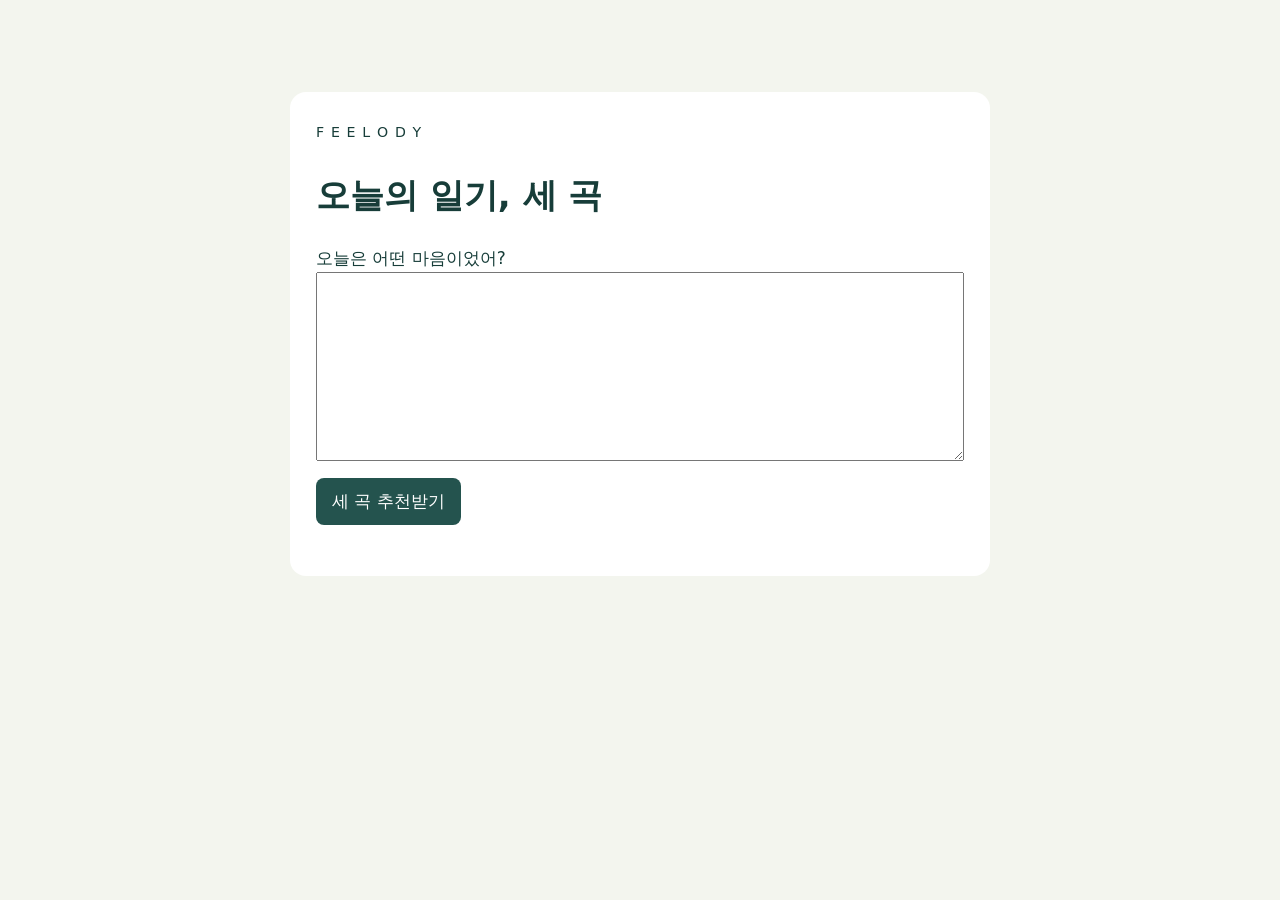
<file: feelody_top3.html>
<!doctype html><html lang="ko"><meta charset="utf-8"><meta name="viewport" content="width=device-width, initial-scale=1"><title>Feelody · 세 곡</title><style>body{font:17px/1.6 system-ui;background:#f3f5ee;color:#173d39;max-width:700px;margin:8vh auto;padding:20px}main{background:#fff;padding:26px;border-radius:16px}textarea{width:100%;box-sizing:border-box;padding:12px;font:inherit}button{background:#24534e;color:white;border:0;padding:10px 16px;border-radius:8px;font:inherit;margin:8px 0}li{padding:6px}small{letter-spacing:.08em}a{color:#24534e}</style><main><small>F E E L O D Y</small><h1>오늘의 일기, 세 곡</h1><form><label for="diary">오늘은 어떤 마음이었어?</label><textarea required maxlength="4000" id="diary" rows="6"></textarea><button>세 곡 추천받기</button></form><p id="status" role="status"></p><ol></ol></main><script>
const form=document.querySelector('form'), button=form.querySelector('button'), list=document.querySelector('ol'), msg=document.querySelector('#status');
form.onsubmit=async e=>{e.preventDefault();const diary=document.querySelector('#diary').value.trim();if(!diary)return;button.disabled=true;list.replaceChildren();msg.textContent='곡을 찾고 있어…';try{const r=await fetch('/api/recommend',{method:'POST',headers:{'Content-Type':'application/json'},body:JSON.stringify({diary})});if(!r.ok)throw Error();const data=await r.json();for(const s of data.songs){const li=document.createElement('li'),a=document.createElement('a');a.href='https://www.melon.com/song/detail.htm?songId='+encodeURIComponent(s.song_id);a.textContent=s.title+' · '+s.artist;a.target='_blank';a.rel='noreferrer';li.append(a);list.append(li)}msg.textContent='추천 순서';}catch{msg.textContent='추천을 완료하지 못했어. 실행 창을 확인해 줘.'}finally{button.disabled=false}};
</script></html>
</file>
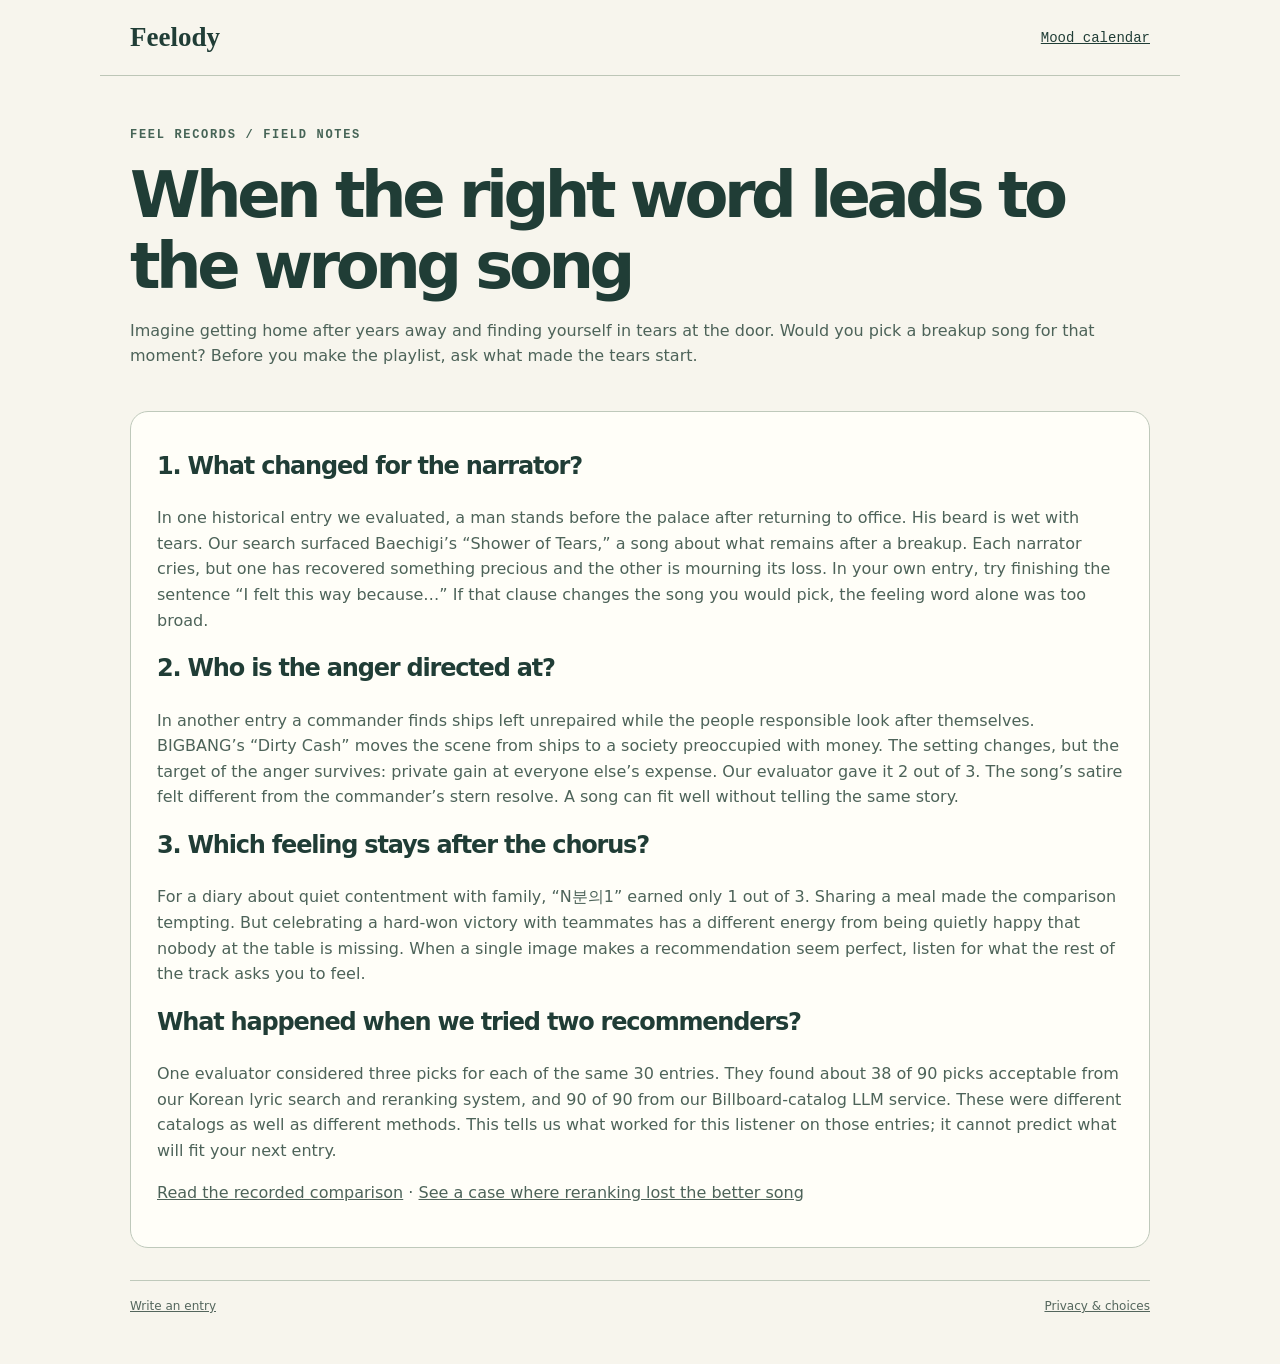
<file: web/listening-notes.html>
<!doctype html>
<html lang="en"><head><meta charset="utf-8"><meta name="viewport" content="width=device-width,initial-scale=1">
<title>When the right word leads to the wrong song | Feelody field notes</title>
<meta name="description" content="Tears of relief and tears of regret sound close on paper. Three listening tests from Feelody's diary-to-song experiments.">
<link rel="canonical" href="https://feelody.shop/listening-notes"><link rel="icon" href="/favicon.svg"><link rel="stylesheet" href="./research.css">
<script async src="https://pagead2.googlesyndication.com/pagead/js/adsbygoogle.js?client=ca-pub-4639776942447769" crossorigin="anonymous"></script></head><body><header><b>Feelody</b><a href="/">Mood calendar</a></header><main><article>
<div class="intro"><small>FEEL RECORDS / FIELD NOTES</small><h1>When the right word leads to the wrong song</h1><p>Imagine getting home after years away and finding yourself in tears at the door. Would you pick a breakup song for that moment? Before you make the playlist, ask what made the tears start.</p></div>
<section class="panel"><h2>1. What changed for the narrator?</h2><p>In one historical entry we evaluated, a man stands before the palace after returning to office. His beard is wet with tears. Our search surfaced Baechigi’s “Shower of Tears,” a song about what remains after a breakup. Each narrator cries, but one has recovered something precious and the other is mourning its loss. In your own entry, try finishing the sentence “I felt this way because…” If that clause changes the song you would pick, the feeling word alone was too broad.</p>
<h2>2. Who is the anger directed at?</h2><p>In another entry a commander finds ships left unrepaired while the people responsible look after themselves. BIGBANG’s “Dirty Cash” moves the scene from ships to a society preoccupied with money. The setting changes, but the target of the anger survives: private gain at everyone else’s expense. Our evaluator gave it 2 out of 3. The song’s satire felt different from the commander’s stern resolve. A song can fit well without telling the same story.</p>
<h2>3. Which feeling stays after the chorus?</h2><p>For a diary about quiet contentment with family, “N분의1” earned only 1 out of 3. Sharing a meal made the comparison tempting. But celebrating a hard-won victory with teammates has a different energy from being quietly happy that nobody at the table is missing. When a single image makes a recommendation seem perfect, listen for what the rest of the track asks you to feel.</p>
<h2>What happened when we tried two recommenders?</h2><p>One evaluator considered three picks for each of the same 30 entries. They found about 38 of 90 picks acceptable from our Korean lyric search and reranking system, and 90 of 90 from our Billboard-catalog LLM service. These were different catalogs as well as different methods. This tells us what worked for this listener on those entries; it cannot predict what will fit your next entry.</p>
<p><a href="https://github.com/sihyeonseo/feelody/commit/f9172b670f4f5d7cb2075bdc726540cef00084bf">Read the recorded comparison</a> · <a href="./study.html">See a case where reranking lost the better song</a></p></section></article>
<footer><a href="/">Write an entry</a><a href="/privacy.html">Privacy &amp; choices</a></footer></main></body></html>
</file>
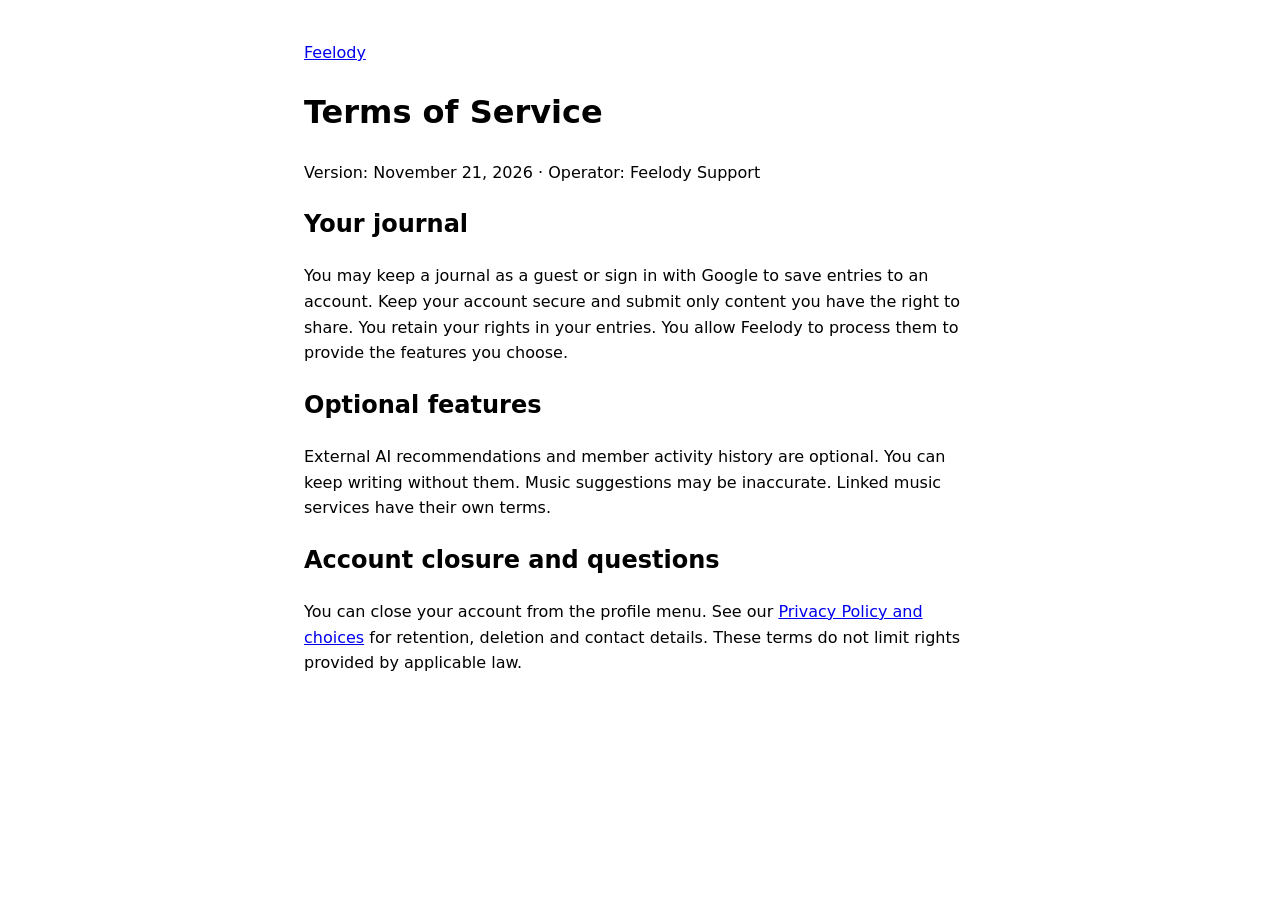
<file: web/terms.html>
<!doctype html><html lang="en"><meta charset="utf-8"><meta name="viewport" content="width=device-width,initial-scale=1"><title>Terms of Service | Feelody</title><main style="max-width:42rem;margin:auto;padding:2rem;font:1rem/1.6 system-ui"><a href="/">Feelody</a><h1>Terms of Service</h1><p>Version: November 21, 2026 · Operator: Feelody Support</p><h2>Your journal</h2><p>You may keep a journal as a guest or sign in with Google to save entries to an account. Keep your account secure and submit only content you have the right to share. You retain your rights in your entries. You allow Feelody to process them to provide the features you choose.</p><h2>Optional features</h2><p>External AI recommendations and member activity history are optional. You can keep writing without them. Music suggestions may be inaccurate. Linked music services have their own terms.</p><h2>Account closure and questions</h2><p>You can close your account from the profile menu. See our <a href="/privacy.html">Privacy Policy and choices</a> for retention, deletion and contact details. These terms do not limit rights provided by applicable law.</p></main></html>
</file>
<file: web/research.css>
:root{color-scheme:light;font:16px/1.6 system-ui,sans-serif;color:#203d36;background:#f7f5ed}*{box-sizing:border-box}body{margin:0}header,main{max-width:1080px;margin:auto;padding:0 30px}header{height:76px;border-bottom:1px solid #bdc6b7;display:flex;align-items:center;justify-content:space-between}header b{font:700 27px Georgia,serif}header i{display:inline-grid;place-items:center;background:#204d40;color:#e7efae;border-radius:50%;width:35px;height:35px;font-size:23px}a{color:inherit}header a{font:14px monospace}.intro{padding:44px 0 26px}.intro small,.panel small{font:700 12px/1.5 monospace;letter-spacing:.14em;color:#466456}h1{font-size:clamp(38px,6vw,64px);line-height:1.11;letter-spacing:-.07em;margin:14px 0}h1 span{color:#b65c40}h2{font-size:24px;letter-spacing:-.05em;margin:9px 0 20px}p{color:#4d6359;word-break:keep-all}.layout{display:grid;grid-template-columns:.92fr 1.25fr;gap:18px}.panel{border:1px solid #bfc9bb;border-radius:18px;background:#fffef8;padding:26px;min-width:0}.record{background:#e9efdc}.switch{display:inline-flex;gap:4px;padding:4px;background:#d9e2ce;border-radius:12px}button,select,textarea{font:inherit;color:inherit}button{border:0;border-radius:9px;cursor:pointer;padding:6px 13px;background:transparent}button[aria-pressed=true],.primary{background:#224b3f;color:white}button:disabled{opacity:.55;cursor:not-allowed}label{display:block;margin:21px 0 7px;font-weight:bold}select,textarea{width:100%;border:1px solid #a8b9aa;background:#fffef8;border-radius:9px;padding:10px}textarea{resize:vertical}#status,#hint,#samples p{font-size:14px}ol{list-style:none;margin:0;padding:0;counter-reset:rank}li{counter-increment:rank;display:grid;grid-template-columns:30px 1fr;align-items:center;border-top:1px solid #bbc8b4;padding:14px 0;overflow-wrap:anywhere}li:before{content:'0' counter(rank);font:16px Georgia;color:#667d62}li b,li span{display:block}li span{font-size:13px;color:#526854}footer{display:flex;justify-content:space-between;gap:10px;flex-wrap:wrap;border-top:1px solid #bfc9bb;margin:32px 0;padding:16px 0;color:#54665d;font-size:12px}button:focus-visible,select:focus-visible,textarea:focus-visible,a:focus-visible{outline:3px solid #b65c40;outline-offset:2px}[hidden]{display:none!important}@media(max-width:700px){header,main{padding:0 18px}.layout{grid-template-columns:1fr}.panel{padding:20px}.intro{padding-top:28px}}
</file>
